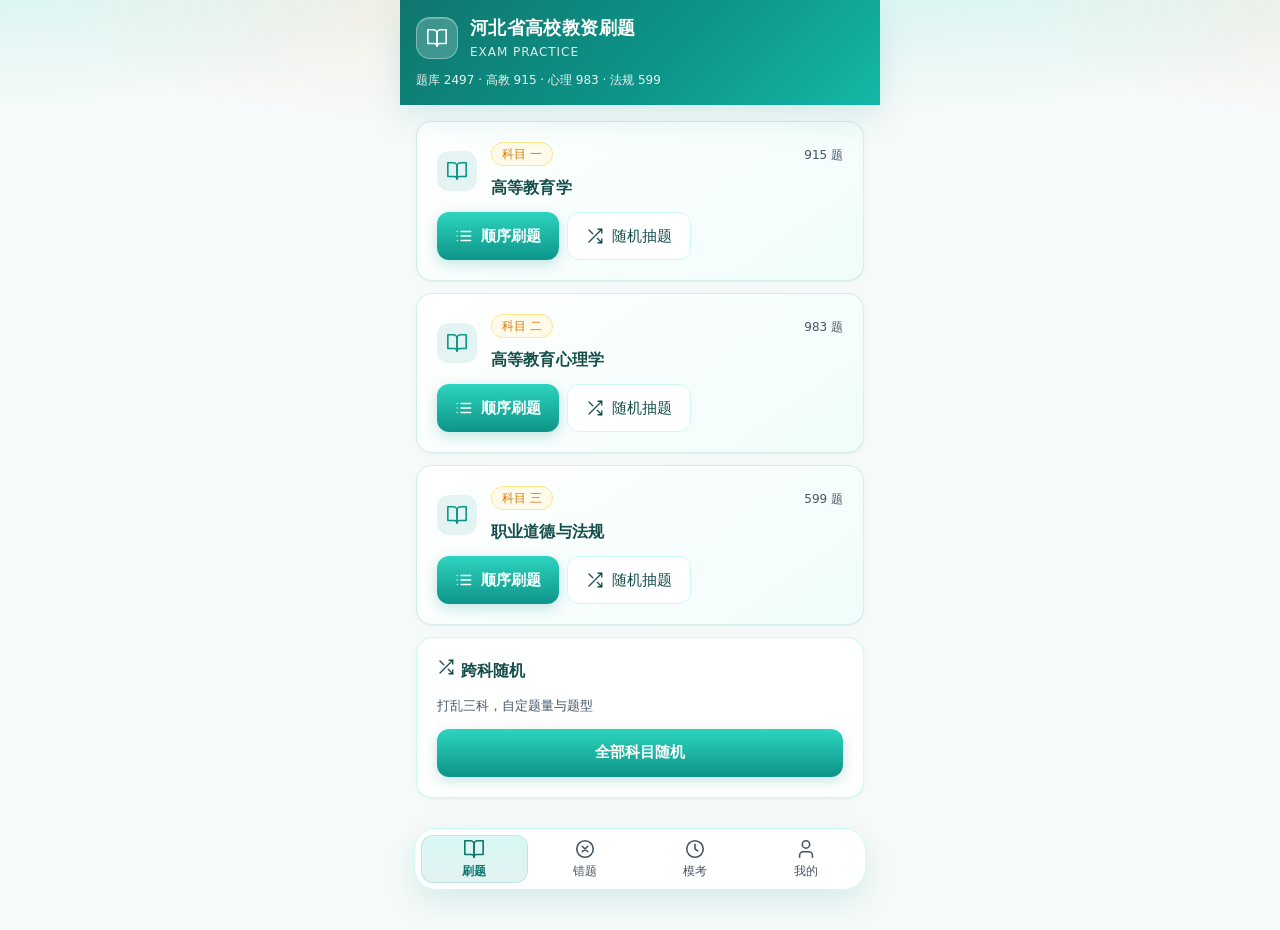
<file: index.html>
<!DOCTYPE html>
<html lang="zh-CN">
<head>
<meta charset="UTF-8" />
<meta name="viewport" content="width=device-width, initial-scale=1, viewport-fit=cover" />
<meta name="theme-color" content="#0D9488" />
<meta name="mobile-web-app-capable" content="yes" />
<meta name="apple-mobile-web-app-capable" content="yes" />
<meta name="apple-mobile-web-app-status-bar-style" content="default" />
<meta name="apple-mobile-web-app-title" content="河北省高校教资刷题" />
<link rel="manifest" href="manifest.json" />
<link rel="apple-touch-icon" href="assets/icons/apple-touch-icon.png" />
<link rel="icon" type="image/png" href="assets/icons/icon-192.png" />
<title>河北省高校教资刷题</title>
<link rel="stylesheet" href="assets/design-tokens.css" />
<style>
  * { box-sizing: border-box; -webkit-tap-highlight-color: transparent; }
  html { max-width: 480px; margin: 0 auto; }
  body {
    margin: 0;
    font-family: var(--font-sans);
    font-size: var(--text-base);
    line-height: 1.5;
    color: var(--color-foreground);
    background:
      radial-gradient(900px 280px at 10% -40px, rgba(45, 212, 191, 0.18), transparent 55%),
      radial-gradient(700px 240px at 100% 0, rgba(217, 119, 6, 0.08), transparent 50%),
      var(--color-background);
    min-height: 100vh;
    padding-bottom: calc(88px + env(safe-area-inset-bottom, 0px));
  }
  button, input, select { font: inherit; cursor: pointer; }
  button:focus-visible, a:focus-visible, select:focus-visible, input:focus-visible {
    outline: 2px solid var(--color-ring);
    outline-offset: 2px;
  }
  @media (prefers-reduced-motion: reduce) {
    *, *::before, *::after { transition: none !important; animation: none !important; }
  }

  .icon {
    width: 22px;
    height: 22px;
    flex: 0 0 auto;
    stroke: currentColor;
    fill: none;
    stroke-width: 1.75;
    stroke-linecap: round;
    stroke-linejoin: round;
  }
  .icon-sm { width: 18px; height: 18px; }

  header.app {
    position: sticky;
    top: 0;
    z-index: 20;
    padding: calc(14px + env(safe-area-inset-top, 0px)) var(--space-page) 16px;
    background:
      linear-gradient(135deg, var(--color-primary-deep) 0%, var(--color-primary) 55%, #14B8A6 100%);
    color: var(--color-on-primary);
    box-shadow: var(--shadow-nav);
  }
  .brand {
    display: flex;
    align-items: center;
    gap: var(--space-3);
  }
  .brand-mark {
    width: 42px;
    height: 42px;
    border-radius: 14px;
    background: rgba(255,255,255,0.2);
    border: 1px solid rgba(255,255,255,0.35);
    display: grid;
    place-items: center;
    box-shadow: inset 0 1px 0 rgba(255,255,255,0.25);
  }
  .brand-mark svg { width: 22px; height: 22px; }
  .brand h1 {
    margin: 0;
    font-size: var(--text-lg);
    font-weight: 650;
    letter-spacing: 0.02em;
  }
  .brand p {
    margin: 2px 0 0;
    font-size: var(--text-xs);
    opacity: 0.85;
    letter-spacing: 0.08em;
  }
  #bankMeta {
    margin-top: 10px;
    font-size: var(--text-xs);
    opacity: 0.9;
  }

  main {
    padding: var(--space-4) var(--space-page) var(--space-8);
  }

  nav.tabbar {
    position: fixed;
    left: 50%;
    transform: translateX(-50%);
    bottom: calc(10px + env(safe-area-inset-bottom, 0px));
    width: min(452px, calc(100% - 24px));
    display: grid;
    grid-template-columns: repeat(4, 1fr);
    gap: var(--space-1);
    padding: 6px;
    background: rgba(255,255,255,0.96);
    border: 1px solid var(--color-border);
    border-radius: var(--radius-xl);
    box-shadow: var(--shadow-nav);
    backdrop-filter: blur(10px);
    z-index: 30;
  }
  nav.tabbar button {
    min-height: var(--hit-min);
    border: 0;
    border-radius: var(--radius-md);
    background: transparent;
    color: var(--color-muted-foreground);
    display: flex;
    flex-direction: column;
    align-items: center;
    justify-content: center;
    gap: 2px;
    font-size: var(--text-xs);
    transition: background 0.18s ease, color 0.18s ease;
  }
  nav.tabbar button.active {
    background: linear-gradient(180deg, rgba(45, 212, 191, 0.18), rgba(13, 148, 136, 0.12));
    color: var(--color-primary-deep);
    font-weight: 650;
    box-shadow: inset 0 0 0 1px rgba(13, 148, 136, 0.15);
  }

  .card {
    background: var(--card-bg);
    border: 1px solid var(--card-border);
    border-radius: var(--radius-card);
    box-shadow: var(--shadow-sm);
    padding: var(--space-card);
    margin-bottom: var(--space-3);
    transition: box-shadow 0.2s ease, border-color 0.2s ease;
  }
  .card.hero {
    background: linear-gradient(145deg, #ffffff 0%, var(--color-teal-50) 100%);
    border-color: rgba(13, 148, 136, 0.15);
  }
  .muted { color: var(--color-muted-foreground); font-size: var(--text-sm); }
  h2 {
    margin: 0 0 var(--space-2);
    font-size: var(--text-md);
    font-weight: 650;
    letter-spacing: 0.01em;
  }
  .stem {
    margin: var(--space-3) 0 var(--space-4);
    font-size: var(--text-lg);
    line-height: 1.7;
    font-weight: 550;
  }

  .btn {
    min-height: var(--hit-min);
    display: inline-flex;
    align-items: center;
    justify-content: center;
    gap: 8px;
    border: 0;
    border-radius: var(--radius-control);
    padding: 0 18px;
    background: var(--button-bg);
    color: var(--button-fg);
    font-size: var(--text-base);
    font-weight: 600;
    box-shadow: 0 4px 14px rgba(13, 148, 136, 0.24);
    transition: transform 0.12s ease, filter 0.15s ease;
  }
  .btn:hover { filter: brightness(1.06); cursor: pointer; }
  .btn:active { transform: scale(0.97); filter: brightness(0.96); }
  .btn.ghost {
    background: var(--color-card);
    color: var(--color-foreground);
    border: 1px solid var(--color-border);
    box-shadow: none;
    font-weight: 500;
  }
  .btn.danger {
    background: var(--color-destructive);
    box-shadow: 0 4px 14px rgba(220, 38, 38, 0.2);
  }
  .btn.block { width: 100%; }
  .row {
    display: flex;
    flex-wrap: wrap;
    gap: var(--space-2);
    margin-top: var(--space-3);
    align-items: center;
  }

  .badge {
    display: inline-flex;
    align-items: center;
    min-height: 24px;
    padding: 0 10px;
    border-radius: var(--radius-pill);
    background: var(--color-muted);
    color: var(--color-muted-foreground);
    font-size: var(--text-xs);
    margin-right: 6px;
    margin-bottom: 6px;
    white-space: nowrap;
  }
  .badge.accent {
    background: var(--color-muted);
    color: var(--color-primary);
    border: 1px solid var(--color-border);
  }
  .badge.gold {
    background: var(--color-amber-50);
    color: var(--color-accent);
    border: 1px solid #FDE68A;
  }

  .progress-track {
    height: 4px;
    border-radius: var(--radius-pill);
    background: var(--color-muted);
    overflow: hidden;
    margin-top: 10px;
  }
  .progress-fill {
    height: 100%;
    border-radius: var(--radius-pill);
    background: linear-gradient(90deg, var(--color-secondary), var(--color-primary));
    transition: width 0.25s ease;
  }
  .subject-tile {
    width: 40px;
    height: 40px;
    border-radius: var(--radius-md);
    display: grid;
    place-items: center;
    background: rgba(13, 148, 136, 0.1);
    color: var(--color-primary);
    margin-right: 4px;
  }
  .stem {
    margin: var(--space-3) 0 var(--space-4);
    font-size: var(--text-lg);
    line-height: 1.7;
    font-weight: 550;
    letter-spacing: 0.01em;
    color: var(--color-slate-900, var(--color-foreground));
  }

  .opt {
    display: flex;
    width: 100%;
    min-height: var(--hit-min);
    align-items: flex-start;
    gap: var(--space-3);
    text-align: left;
    border: 1px solid var(--option-border);
    border-left: 3px solid transparent;
    border-radius: var(--radius-control);
    background: var(--option-bg);
    padding: 12px 12px 12px 14px;
    margin-bottom: var(--space-2);
    font-size: var(--text-base);
    line-height: 1.45;
    box-shadow: var(--shadow-sm);
    transition: border-color 0.15s ease, background 0.15s ease, transform 0.1s ease;
  }
  .opt:active:not(:disabled) { transform: scale(0.985); }
  .opt .bubble {
    width: 28px;
    height: 28px;
    border-radius: 50%;
    border: 1.5px solid var(--color-border);
    display: grid;
    place-items: center;
    font-size: var(--text-xs);
    font-weight: 700;
    color: var(--color-muted-foreground);
    margin-top: 2px;
  }
  .opt .otext { flex: 1; padding-top: 3px; min-width: 0; }
  .opt.selected {
    border-color: var(--color-primary);
    border-left-color: var(--color-accent);
    background: var(--option-selected-bg);
    box-shadow: 0 4px 14px rgba(13, 148, 136, 0.1);
  }
  .opt.selected .bubble {
    background: var(--color-primary);
    border-color: var(--color-primary);
    color: var(--color-on-primary);
  }
  .opt.correct {
    border-color: var(--color-success);
    border-left-color: var(--color-success);
    background: var(--option-correct-bg);
  }
  .opt.correct .bubble {
    background: var(--color-success);
    border-color: var(--color-success);
    color: var(--color-on-primary);
  }
  .opt.wrong {
    border-color: var(--color-destructive);
    border-left-color: var(--color-destructive);
    background: var(--option-wrong-bg);
  }
  .opt.wrong .bubble {
    background: var(--color-destructive);
    border-color: var(--color-destructive);
    color: var(--color-on-primary);
  }

  .qhead {
    display: flex;
    justify-content: space-between;
    align-items: flex-start;
    gap: var(--space-2);
  }
  .qindex {
    font-size: var(--text-xs);
    color: var(--color-muted-foreground);
    font-variant-numeric: tabular-nums;
    white-space: nowrap;
    padding-top: 4px;
  }
  .stat-grid {
    display: grid;
    grid-template-columns: repeat(3, 1fr);
    gap: var(--space-2);
    margin-top: var(--space-3);
  }
  .stat {
    background: linear-gradient(180deg, #fff, var(--color-teal-50));
    border: 1px solid var(--color-border);
    border-radius: var(--radius-md);
    padding: 12px 8px;
    text-align: center;
  }
  .stat .n {
    font-size: var(--text-lg);
    font-weight: 700;
    color: var(--color-primary);
    font-variant-numeric: tabular-nums;
  }
  .stat .l {
    font-size: var(--text-xs);
    color: var(--color-muted-foreground);
    margin-top: 2px;
  }
  .acc-row {
    display: grid;
    grid-template-columns: 72px 1fr 88px;
    gap: 8px;
    align-items: center;
    margin-bottom: 8px;
  }
  .acc-label { font-size: var(--text-sm); color: var(--color-muted-foreground); }
  .acc-bar {
    height: 8px;
    border-radius: var(--radius-pill);
    background: var(--color-muted);
    overflow: hidden;
  }
  .acc-fill {
    height: 100%;
    background: linear-gradient(90deg, var(--color-secondary), var(--color-primary));
    border-radius: var(--radius-pill);
  }
  .acc-fill.soft {
    background: linear-gradient(90deg, #FBBF24, var(--color-accent));
  }
  .acc-num {
    font-size: var(--text-xs);
    text-align: right;
    font-variant-numeric: tabular-nums;
  }
  .weak-row {
    display: flex;
    justify-content: space-between;
    align-items: center;
    gap: 8px;
    padding: 10px 0;
    border-bottom: 1px solid var(--color-border);
  }
  .weak-row:last-child { border-bottom: 0; }
  .weak-name { font-size: var(--text-base); font-weight: 550; }

  .exam-bar {
    display: flex;
    align-items: center;
    justify-content: space-between;
    gap: 8px;
    margin-bottom: 12px;
  }
  .exam-clock {
    display: inline-flex;
    align-items: center;
    gap: 6px;
    min-height: 36px;
    padding: 4px 12px;
    border-radius: var(--radius-pill);
    background: #FFFBEB;
    border: 1px solid #FDE68A;
    color: var(--color-accent);
    font-weight: 700;
    font-variant-numeric: tabular-nums;
    font-size: var(--text-md);
  }
  .exam-clock.warn {
    background: var(--color-red-50);
    border-color: #FECACA;
    color: var(--color-destructive);
  }
  .exam-progress-text {
    font-size: var(--text-xs);
    color: var(--color-muted-foreground);
    font-variant-numeric: tabular-nums;
  }
  .sheet {
    margin-top: 12px;
  }
  .sheet-grid {
    display: grid;
    grid-template-columns: repeat(10, 1fr);
    gap: 6px;
  }
  .sheet-cell {
    aspect-ratio: 1;
    min-height: 28px;
    border: 1px solid var(--color-border);
    border-radius: 8px;
    background: var(--color-card);
    font-size: 11px;
    display: grid;
    place-items: center;
    color: var(--color-muted-foreground);
    padding: 0;
  }
  .sheet-cell.answered {
    background: var(--color-muted);
    border-color: var(--color-primary);
    color: var(--color-primary);
    font-weight: 650;
  }
  .sheet-cell.current {
    outline: 2px solid var(--color-ring);
    outline-offset: 1px;
  }

  .modal-backdrop {
    position: fixed;
    inset: 0;
    background: rgba(15, 23, 42, 0.4);
    display: none;
    align-items: center;
    justify-content: center;
    z-index: 50;
    padding: 24px;
  }
  .modal-backdrop.open { display: flex; }
  .modal-card {
    width: min(360px, 100%);
    background: var(--color-card);
    border-radius: var(--radius-lg);
    padding: 20px;
    box-shadow: var(--shadow-md);
    border: 1px solid var(--color-border);
  }
  .modal-card h3 {
    margin: 0 0 8px;
    font-size: var(--text-md);
  }
  .modal-card p {
    margin: 0 0 16px;
    color: var(--color-muted-foreground);
    font-size: var(--text-base);
  }
  .toast {
    position: fixed;
    left: 50%;
    bottom: 100px;
    transform: translateX(-50%);
    background: rgba(15, 23, 42, 0.92);
    color: #fff;
    padding: 10px 16px;
    border-radius: var(--radius-pill);
    font-size: var(--text-sm);
    z-index: 60;
    opacity: 0;
    pointer-events: none;
    transition: opacity 0.2s ease;
    max-width: 80vw;
  }
  .toast.show { opacity: 1; }
  .result-line {
    display: flex;
    align-items: center;
    justify-content: space-between;
    gap: var(--space-2);
    width: 100%;
    flex-wrap: wrap;
  }
  .tag-ok { color: var(--color-success); font-weight: 650; display: inline-flex; align-items: center; gap: 6px; }
  .tag-bad { color: var(--color-destructive); font-weight: 650; display: inline-flex; align-items: center; gap: 6px; }
  .hidden { display: none !important; }
  label { font-size: var(--text-base); }
  select, input[type="number"] {
    min-height: 44px;
    padding: 8px 10px;
    border: 1px solid var(--color-border);
    border-radius: var(--radius-control);
    background: var(--color-card);
    color: var(--color-foreground);
  }
  .icon-row {
    display: inline-flex;
    align-items: center;
    gap: 6px;
  }

  @media (min-width: 768px) {
    main { max-width: 480px; margin: 0 auto; }
  }
  [data-aigc-mark], .aigc-mark { display: none !important; }
</style>
</head>
<body>
<script>
  (function () {
    function wipe() {
      document.querySelectorAll('[data-aigc-mark], .aigc-mark').forEach(function (el) { el.remove(); });
      document.querySelectorAll('p, div, span').forEach(function (el) {
        if ((el.textContent || '').trim() === 'AI生成' && el.children.length === 0) el.remove();
      });
    }
    wipe();
    if (window.MutationObserver) {
      new MutationObserver(wipe).observe(document.documentElement, { childList: true, subtree: true });
    }
  })();
</script>

<svg xmlns="http://www.w3.org/2000/svg" style="display:none" aria-hidden="true">
  <symbol id="i-book" viewBox="0 0 24 24"><path d="M2 3h6a4 4 0 0 1 4 4v14a3 3 0 0 0-3-3H2z"/><path d="M22 3h-6a4 4 0 0 0-4 4v14a3 3 0 0 1 3-3h7z"/></symbol>
  <symbol id="i-x-circle" viewBox="0 0 24 24"><circle cx="12" cy="12" r="9"/><path d="m15 9-6 6M9 9l6 6"/></symbol>
  <symbol id="i-clock" viewBox="0 0 24 24"><circle cx="12" cy="12" r="9"/><path d="M12 7v5l3 2"/></symbol>
  <symbol id="i-user" viewBox="0 0 24 24"><path d="M19 21v-2a4 4 0 0 0-4-4H9a4 4 0 0 0-4 4v2"/><circle cx="12" cy="7" r="4"/></symbol>
  <symbol id="i-check-circle" viewBox="0 0 24 24"><circle cx="12" cy="12" r="9"/><path d="m9 12 2 2 4-4"/></symbol>
  <symbol id="i-shuffle" viewBox="0 0 24 24"><path d="M16 3h5v5"/><path d="M4 20 21 3"/><path d="M21 16v5h-5"/><path d="m15 15 6 6"/><path d="M4 4l5 5"/></symbol>
  <symbol id="i-list" viewBox="0 0 24 24"><path d="M8 6h13M8 12h13M8 18h13M3 6h.01M3 12h.01M3 18h.01"/></symbol>
  <symbol id="i-pencil" viewBox="0 0 24 24"><path d="M12 20h9"/><path d="M16.5 3.5a2.1 2.1 0 0 1 3 3L7 19l-4 1 1-4Z"/></symbol>
</svg>

<header class="app">
  <div class="brand">
    <div class="brand-mark" aria-hidden="true">
      <svg class="icon" style="stroke:#fff"><use href="#i-book"/></svg>
    </div>
    <div>
      <h1>河北省高校教资刷题</h1>
      <p>EXAM PRACTICE</p>
    </div>
  </div>
  <div id="bankMeta">加载题库…</div>
</header>
<main id="main"></main>
<nav class="tabbar" id="tabbar" aria-label="主导航">
  <button type="button" data-tab="practice" class="active" aria-current="page">
    <svg class="icon" aria-hidden="true"><use href="#i-book"/></svg>刷题
  </button>
  <button type="button" data-tab="wrong">
    <svg class="icon" aria-hidden="true"><use href="#i-x-circle"/></svg>错题
  </button>
  <button type="button" data-tab="exam">
    <svg class="icon" aria-hidden="true"><use href="#i-clock"/></svg>模考
  </button>
  <button type="button" data-tab="me">
    <svg class="icon" aria-hidden="true"><use href="#i-user"/></svg>我的
  </button>
</nav>
<div class="modal-backdrop" id="modal" role="dialog" aria-modal="true" aria-labelledby="modalTitle" hidden>
  <div class="modal-card">
    <h3 id="modalTitle">确认</h3>
    <p id="modalMsg"></p>
    <div class="row" style="margin-top:0">
      <button type="button" class="btn ghost" id="modalCancel">取消</button>
      <button type="button" class="btn" id="modalOk">确定</button>
    </div>
  </div>
</div>
<div class="toast" id="toast" role="status" aria-live="polite"></div>
<div class="card install-bar hidden" id="installBar" style="position:fixed;left:50%;transform:translateX(-50%);bottom:calc(88px + env(safe-area-inset-bottom,0px));width:min(452px,calc(100% - 24px));z-index:40;display:flex;align-items:center;justify-content:space-between;gap:8px">
  <div>
    <div style="font-weight:650">安装到手机</div>
    <div class="muted">离线可刷 · 如 App 一般使用</div>
  </div>
  <button type="button" class="btn" id="installBtn">安装</button>
</div>
<script src="bank.js"></script>
<script>
(function () {
  const STATE_KEY = "jiaozhi_v1";
  const TYPE_LABEL = { single: "单选", multiple: "多选", judge: "判断" };
  const subjName = {
    edu: "高等教育学",
    psy: "高等教育心理学",
    law: "职业道德与法规",
    unknown: "其他",
  };

  let practiceSession = null;
  let examSession = null;
  let deferredPrompt = null;

  function bankReady() {
    return Array.isArray(window.BANK) && window.BANK.length > 0;
  }

  function emptyStats() {
    return {
      answered: 0,
      correct: 0,
      bySubject: {
        edu: { answered: 0, correct: 0 },
        psy: { answered: 0, correct: 0 },
        law: { answered: 0, correct: 0 },
      },
      keyPoints: {},
    };
  }

  function emptyState() {
    return {
      wrong: [],
      progress: {},
      exams: [],
      settings: { autoRemoveWrong: false },
      stats: emptyStats(),
    };
  }

  function loadState() {
    try {
      const raw = localStorage.getItem(STATE_KEY);
      if (!raw) return emptyState();
      const s = JSON.parse(raw);
      const base = emptyState();
      return {
        wrong: Array.isArray(s.wrong) ? s.wrong : [],
        progress: s.progress || {},
        exams: Array.isArray(s.exams) ? s.exams.slice(0, 20) : [],
        settings: {
          autoRemoveWrong: !!((s.settings || {}).autoRemoveWrong),
        },
        stats: {
          answered: (s.stats && s.stats.answered) || 0,
          correct: (s.stats && s.stats.correct) || 0,
          bySubject: Object.assign(base.stats.bySubject, (s.stats && s.stats.bySubject) || {}),
          keyPoints: (s.stats && s.stats.keyPoints) || {},
        },
      };
    } catch (e) {
      try {
        localStorage.removeItem(STATE_KEY);
      } catch (e2) {}
      return emptyState();
    }
  }

  function recordAttempt(state, q, ok) {
    if (!state.stats) state.stats = emptyStats();
    const st = state.stats;
    st.answered += 1;
    if (ok) st.correct += 1;
    const sub = q.subject in st.bySubject ? q.subject : "edu";
    if (!st.bySubject[sub]) st.bySubject[sub] = { answered: 0, correct: 0 };
    st.bySubject[sub].answered += 1;
    if (ok) st.bySubject[sub].correct += 1;
    const kp = (q.keyPoint || "未分类").trim() || "未分类";
    if (!st.keyPoints[kp]) st.keyPoints[kp] = { answered: 0, wrong: 0 };
    st.keyPoints[kp].answered += 1;
    if (!ok) st.keyPoints[kp].wrong += 1;
  }

  function saveSeqProgress(state, subject, idx) {
    if (subject === "all") return;
    state.progress[subject] = idx;
  }

  function saveState(state) {
    try {
      localStorage.setItem(STATE_KEY, JSON.stringify(state));
    } catch (e) {
      showToast("进度保存失败，已尝试继续");
    }
  }

  function scoreAnswer(type, userAnswer, keyAnswer) {
    const u = (userAnswer || []).slice().sort().join(",");
    const k = (keyAnswer || []).slice().sort().join(",");
    return u === k && u.length > 0;
  }

  function escapeHtml(s) {
    return String(s).replace(/[&<>"']/g, (c) =>
      ({ "&": "&amp;", "<": "&lt;", ">": "&gt;", '"': "&quot;", "'": "&#39;" }[c])
    );
  }

  function icon(name, cls) {
    return (
      '<svg class="icon ' +
      (cls || "") +
      '" aria-hidden="true"><use href="#i-' +
      name +
      '"/></svg>'
    );
  }

  function bubbleLabel(id) {
    if (id === "TRUE") return "对";
    if (id === "FALSE") return "错";
    return id;
  }

  function pickRandom(list, n) {
    const arr = list.slice();
    for (let i = arr.length - 1; i > 0; i--) {
      const j = Math.floor(Math.random() * (i + 1));
      const t = arr[i];
      arr[i] = arr[j];
      arr[j] = t;
    }
    return arr.slice(0, Math.max(0, n));
  }

  function filterBySubject(subject) {
    if (!subject || subject === "all") return window.BANK.slice();
    return window.BANK.filter((q) => q.subject === subject);
  }

  function addWrong(state, q) {
    if (state.wrong.indexOf(q.uid) < 0) state.wrong.push(q.uid);
  }

  function removeWrong(state, uid) {
    state.wrong = state.wrong.filter((x) => x !== uid);
  }

  function showToast(msg) {
    const el = document.getElementById("toast");
    if (!el) return;
    el.textContent = msg;
    el.classList.add("show");
    clearTimeout(showToast._t);
    showToast._t = setTimeout(() => el.classList.remove("show"), 1800);
  }

  function showConfirm(message, onOk) {
    const modal = document.getElementById("modal");
    const msg = document.getElementById("modalMsg");
    const ok = document.getElementById("modalOk");
    const cancel = document.getElementById("modalCancel");
    if (!modal || !ok || !cancel) {
      // last-resort: never block submit on missing dialog
      onOk();
      return;
    }
    msg.textContent = message;
    modal.hidden = false;
    modal.classList.add("open");
    function close() {
      modal.classList.remove("open");
      modal.hidden = true;
      ok.removeEventListener("click", onYes);
      cancel.removeEventListener("click", onNo);
    }
    function onYes() {
      close();
      onOk();
    }
    function onNo() {
      close();
    }
    ok.addEventListener("click", onYes);
    cancel.addEventListener("click", onNo);
  }

  function showTab(name) {
    document.querySelectorAll("#tabbar button").forEach((b) => {
      const on = b.dataset.tab === name;
      b.classList.toggle("active", on);
      if (on) b.setAttribute("aria-current", "page");
      else b.removeAttribute("aria-current");
    });
    render(name);
  }

  function render(tab) {
    const main = document.getElementById("main");
    const meta = document.getElementById("bankMeta");
    if (!bankReady()) {
      meta.textContent = "题库未就绪";
      main.innerHTML =
        '<div class="card"><h2>题库未就绪</h2><p class="muted">请先生成 bank.js 再使用刷题功能。</p></div>';
      return;
    }
    meta.textContent =
      "题库 " +
      window.BANK.length +
      " · 高教 " +
      filterBySubject("edu").length +
      " · 心理 " +
      filterBySubject("psy").length +
      " · 法规 " +
      filterBySubject("law").length;
    if (tab === "practice") renderPractice(main);
    else if (tab === "wrong") renderWrong(main);
    else if (tab === "exam") renderExam(main);
    else renderMe(main);
  }

  function startSession(list, subject, modeLabel) {
    if (!list.length) {
      showToast("该科暂无题");
      return;
    }
    practiceSession = {
      list: list.slice(),
      idx: 0,
      subject: subject,
      modeLabel: modeLabel,
      selected: [],
      locked: false,
    };
    JZ.showTab("practice");
  }

  function startSeq(subject) {
    const list = filterBySubject(subject);
    const saved = (JZ.loadState().progress || {})[subject];
    const session = {
      list: list,
      idx: 0,
      subject: subject,
      modeLabel: "顺序",
      selected: [],
      locked: false,
    };
    if (saved && saved > 0 && saved < list.length) {
      session.idx = saved;
    }
    practiceSession = session;
    JZ.showTab("practice");
  }

  function startRand(subject) {
    const main = document.getElementById("main");
    const base = filterBySubject(subject);
    main.innerHTML =
      '<div class="card"><h2>' +
      icon("shuffle") +
      " 随机抽题</h2>" +
      '<p class="muted">科目：' +
      (subject === "all" ? "全部" : subjName[subject] || subject) +
      " · 池内 " +
      base.length +
      " 题</p>" +
      '<div class="row"><label for="randN">题量</label> <select id="randN"><option>10</option><option selected>20</option><option>50</option><option value="custom">自定义</option></select> ' +
      '<input id="randCustom" class="hidden" type="number" min="1" placeholder="N" aria-label="自定义题量" style="width:88px" /></div>' +
      '<div class="row"><label><input type="checkbox" data-type="single" checked /> 单选</label>' +
      '<label><input type="checkbox" data-type="multiple" checked /> 多选</label>' +
      '<label><input type="checkbox" data-type="judge" checked /> 判断</label></div>' +
      '<div class="row"><button type="button" class="btn" id="randGo">开始</button>' +
      '<button type="button" class="btn ghost" id="randBack">返回</button></div></div>';
    const nSel = document.getElementById("randN");
    const nCustom = document.getElementById("randCustom");
    nSel.addEventListener("change", () =>
      nCustom.classList.toggle("hidden", nSel.value !== "custom")
    );
    document.getElementById("randBack").addEventListener("click", () => {
      practiceSession = null;
      JZ.showTab("practice");
    });
    document.getElementById("randGo").addEventListener("click", () => {
      const types = Array.from(
        main.querySelectorAll("input[data-type]:checked")
      ).map((x) => x.dataset.type);
      let n =
        nSel.value === "custom"
          ? parseInt(nCustom.value || "0", 10)
          : parseInt(nSel.value, 10);
      const pool = base.filter((q) => types.indexOf(q.type) >= 0);
      if (!n || n < 1) n = Math.min(20, pool.length);
      startSession(pickRandom(pool, n), subject, "随机");
    });
  }

  function renderPractice(main) {
    const state = JZ.loadState();
    if (!practiceSession) {
      const cards = ["edu", "psy", "law"]
        .map((s, i) => {
          const n = filterBySubject(s).length;
          const tag = ["一", "二", "三"][i];
          return (
            '<div class="card hero"><div class="qhead"><div style="display:flex;align-items:center;gap:10px"><div class="subject-tile">' +
            icon("book") +
            '</div><div><span class="badge gold">科目 ' +
            tag +
            '</span><h2 style="margin:4px 0 0">' +
            subjName[s] +
            '</h2></div></div><div class="qindex">' +
            n +
            ' 题</div></div><div class="row">' +
            '<button type="button" class="btn" data-go="seq" data-subject="' +
            s +
            '">' +
            icon("list", "icon-sm") +
            "顺序刷题</button>" +
            '<button type="button" class="btn ghost" data-go="rand" data-subject="' +
            s +
            '">' +
            icon("shuffle", "icon-sm") +
            "随机抽题</button></div></div>"
          );
        })
        .join("");
      main.innerHTML =
        cards +
        '<div class="card"><h2>' +
        icon("shuffle", "icon-sm") +
        ' 跨科随机</h2><p class="muted">打乱三科，自定题量与题型</p><div class="row">' +
        '<button type="button" class="btn block" data-go="rand" data-subject="all">全部科目随机</button>' +
        "</div></div>";
      main.querySelectorAll("[data-go]").forEach((b) => {
        b.addEventListener("click", () => {
          if (b.dataset.go === "seq") startSeq(b.dataset.subject);
          else startRand(b.dataset.subject);
        });
      });
      return;
    }
    drawQuestion(main, state);
  }

  function renderOptions(container, q, options) {
    container.innerHTML = options
      .map(
        (o) =>
          '<button type="button" class="opt" data-id="' +
          o.id +
          '"><span class="bubble">' +
          bubbleLabel(o.id) +
          '</span><span class="otext">' +
          escapeHtml(o.value) +
          "</span></button>"
      )
      .join("");
    container.querySelectorAll(".opt").forEach((btn) => {
      btn.addEventListener("click", () => onPick(btn, q));
    });
  }

  function onPick(btn, q) {
    if (!practiceSession || practiceSession.locked) return;
    const id = btn.dataset.id;
    if (q.type === "multiple") {
      btn.classList.toggle("selected");
    } else {
      document
        .querySelectorAll("#opts .opt")
        .forEach((b) => b.classList.remove("selected"));
      btn.classList.add("selected");
      practiceSession.selected = [id];
      lockAnswer(document.getElementById("main"), JZ.loadState(), false);
    }
  }

  function currentSelected() {
    return Array.from(document.querySelectorAll("#opts .opt.selected")).map(
      (b) => b.dataset.id
    );
  }

  function lockAnswer(main, state, isMultiple) {
    const s = practiceSession;
    if (!s || s.locked) return;
    const q = s.list[s.idx];
    const selected = isMultiple ? currentSelected() : s.selected;
    if (!selected.length) return;
    s.selected = selected;
    s.locked = true;
    const ok = JZ.scoreAnswer(q.type, selected, q.answer);
    document.querySelectorAll("#opts .opt").forEach((b) => {
      const id = b.dataset.id;
      const should = q.answer.indexOf(id) >= 0;
      if (should) b.classList.add("correct");
      else if (b.classList.contains("selected")) b.classList.add("wrong");
      b.disabled = true;
    });
    if (!ok) addWrong(state, q);
    else if (state.settings.autoRemoveWrong) removeWrong(state, q.uid);
    recordAttempt(state, q, ok);
    if (s.modeLabel === "顺序" || s.modeLabel === "顺序刷题") {
      saveSeqProgress(state, s.subject, s.idx + 1);
    }
    JZ.saveState(state);
    const actions = document.getElementById("actions");
    actions.innerHTML =
      '<div class="result-line"><span class="' +
      (ok ? "tag-ok" : "tag-bad") +
      '">' +
      icon(ok ? "check-circle" : "x-circle", "icon-sm") +
      (ok ? "答对" : "答错 · 正确 " + q.answer.join("")) +
      '</span><button type="button" class="btn" id="nextBtn">下一题</button></div>';
    document.getElementById("nextBtn").addEventListener("click", () => {
      s.idx += 1;
      s.selected = [];
      s.locked = false;
      JZ.showTab("practice");
    });
  }

  function drawQuestion(main, state) {
    const s = practiceSession;
    const q = s.list[s.idx];
    if (!q) {
      practiceSession = null;
      renderPractice(main);
      return;
    }
    const typeLabel = TYPE_LABEL[q.type] || q.type;
    main.innerHTML =
      '<div class="card">' +
      '<div class="qhead"><div><span class="badge accent">' +
      typeLabel +
      '</span><span class="badge">' +
      s.modeLabel +
      '</span><span class="badge">' +
      (subjName[q.subject] || q.subject) +
      '</span></div><div class="qindex">' +
      (s.idx + 1) +
      "/" +
      s.list.length +
      '</div></div>' +
      '<div class="progress-track" aria-hidden="true"><div class="progress-fill" style="width:' +
      Math.round(((s.idx + 1) / s.list.length) * 100) +
      '%"></div></div>' +
      '<div class="stem">' +
      escapeHtml(q.stem) +
      '</div><div id="opts"></div>' +
      '<div class="row" id="actions">' +
      '<button type="button" class="btn ghost" id="quitBtn">退出</button></div></div>';
    const opts = document.getElementById("opts");
    if (q.type === "judge") {
      renderOptions(opts, q, [
        { id: "TRUE", value: "正确" },
        { id: "FALSE", value: "错误" },
      ]);
    } else {
      renderOptions(opts, q, q.options);
    }
    const actions = document.getElementById("actions");
    document.getElementById("quitBtn").addEventListener("click", () => {
      practiceSession = null;
      JZ.showTab("practice");
    });
    if (q.type === "multiple") {
      const submit = document.createElement("button");
      submit.type = "button";
      submit.className = "btn";
      submit.id = "submitBtn";
      submit.textContent = "提交";
      actions.appendChild(submit);
      submit.addEventListener("click", () => lockAnswer(main, state, true));
    }
  }

  function renderWrong(main) {
    const state = JZ.loadState();
    const all = state.wrong
      .map((uid) => window.BANK.find((q) => q.uid === uid))
      .filter(Boolean);
    const missing = state.wrong.length - all.length;
    if (missing > 0) {
      state.wrong = all.map((q) => q.uid);
      JZ.saveState(state);
    }
    let filter = "all";
    function draw() {
      const list =
        filter === "all" ? all : all.filter((q) => q.subject === filter);
      const emptyArt =
        !all.length
          ? '<div class="card" style="text-align:center"><img src="assets/empty-state.png" alt="" width="160" height="160" style="width:160px;height:160px;object-fit:contain;border-radius:12px" /><p class="muted">暂无错题，继续保持</p></div>'
          : "";
      main.innerHTML =
        emptyArt +
        '<div class="card"><h2>' +
        icon("x-circle", "icon-sm") +
        ' 错题本</h2><p class="muted">' +
        all.length +
        " 题" +
        (missing ? "（已清理 " + missing + " 条失效）" : "") +
        '</p><div class="row">' +
        '<button type="button" class="btn ghost" data-f="all">全部</button>' +
        '<button type="button" class="btn ghost" data-f="edu">高教</button>' +
        '<button type="button" class="btn ghost" data-f="psy">心理</button>' +
        '<button type="button" class="btn ghost" data-f="law">道德法规</button>' +
        '<button type="button" class="btn" id="reWrong">重刷 ' +
        list.length +
        " 题</button></div></div>" +
        list
          .map(
            (q, i) =>
              '<div class="card"><div class="qhead"><div><span class="badge accent">' +
              (TYPE_LABEL[q.type] || "") +
              '</span><span class="badge">' +
              (subjName[q.subject] || q.subject) +
              '</span></div></div><div class="stem">' +
              escapeHtml(q.stem) +
              '</div><div class="row"><button type="button" class="btn ghost" data-off="' +
              i +
              '">移出</button></div></div>'
          )
          .join("");
      main.querySelectorAll("[data-f]").forEach((b) =>
        b.addEventListener("click", () => {
          filter = b.dataset.f;
          draw();
        })
      );
      main.querySelectorAll("[data-off]").forEach((b) =>
        b.addEventListener("click", () => {
          const q = list[parseInt(b.dataset.off, 10)];
          removeWrong(state, q.uid);
          JZ.saveState(state);
          renderWrong(main);
        })
      );
      const re = document.getElementById("reWrong");
      if (re)
        re.addEventListener("click", () => {
          if (!list.length) return;
          startSession(list.slice(), filter, "错题重刷");
        });
    }
    draw();
  }

  function assemblePaper(bank, opts) {
    const types =
      opts.types && opts.types.length
        ? opts.types
        : ["single", "multiple", "judge"];
    const pool = bank.filter(
      (q) =>
        types.indexOf(q.type) >= 0 &&
        (!opts.subject || opts.subject === "all" || q.subject === opts.subject)
    );
    if (opts.mode === "randomN") {
      return pickRandom(pool, opts.n || 20);
    }
    const quota = { single: 40, multiple: 20, judge: 20 };
    const picked = [];
    const used = new Set();
    const lack = [];
    ["single", "multiple", "judge"].forEach((t) => {
      if (types.indexOf(t) < 0) return;
      const seg = pickRandom(
        pool.filter((q) => q.type === t && !used.has(q.uid)),
        quota[t]
      );
      seg.forEach((q) => {
        used.add(q.uid);
        picked.push(q);
      });
      if (seg.length < quota[t]) lack.push(t + "不足" + quota[t]);
    });
    const totalWant = 80;
    if (picked.length < totalWant) {
      const rest = pickRandom(
        pool.filter((q) => !used.has(q.uid)),
        totalWant - picked.length
      );
      rest.forEach((q) => {
        used.add(q.uid);
        picked.push(q);
      });
    }
    picked.lackHint = lack.length ? lack.join("；") : "";
    return picked;
  }

  function renderExam(main) {
    const state = JZ.loadState();
    if (!examSession) {
      main.innerHTML =
        '<div class="card"><h2>' +
        icon("clock", "icon-sm") +
        ' 模拟考试</h2>' +
        '<p class="muted">默认 40 单选 + 20 多选 + 20 判断；多选全对才算对；交卷后显示答案。</p>' +
        '<div class="row"><label for="exMode">模式</label> <select id="exMode"><option value="classic">标准 80 题</option><option value="randomN">随机 N 题</option></select></div>' +
        '<div class="row"><label for="exN">N</label> <input id="exN" type="number" value="20" min="1" style="width:88px" disabled />' +
        '<label for="exMin">限时（分）</label> <select id="exMin"><option>30</option><option>60</option><option>90</option><option selected>100</option><option>120</option><option value="0">不限时</option></select></div>' +
        '<div class="row"><label><input type="checkbox" data-type="single" checked /> 单</label>' +
        '<label><input type="checkbox" data-type="multiple" checked /> 多</label>' +
        '<label><input type="checkbox" data-type="judge" checked /> 判</label></div>' +
        '<div class="row"><button type="button" class="btn" id="exGo">开始考试</button></div></div>' +
        '<div class="card"><h2>最近成绩</h2>' +
        (state.exams.length
          ? state.exams
              .map(
                (e) =>
                  '<p class="muted">' +
                  escapeHtml(e.at) +
                  " · " +
                  e.right +
                  "/" +
                  e.total +
                  " · " +
                  escapeHtml(e.modeLabel) +
                  "</p>"
              )
              .join("")
          : '<p class="muted">暂无记录</p>') +
        "</div>";
      const mode = document.getElementById("exMode");
      const nInput = document.getElementById("exN");
      mode.addEventListener("change", () => {
        nInput.disabled = mode.value !== "randomN";
      });
      document.getElementById("exGo").addEventListener("click", () => {
        const types = Array.from(
          main.querySelectorAll("input[data-type]:checked")
        ).map((x) => x.dataset.type);
        const opts = {
          mode: mode.value,
          n: parseInt(nInput.value || "20", 10),
          types: types,
          subject: "all",
        };
        const list = assemblePaper(window.BANK, opts);
        if (!list.length) {
          showToast("题量不足，无法组卷");
          return;
        }
        const minutes = parseInt(document.getElementById("exMin").value, 10);
        examSession = {
          list: list,
          idx: 0,
          answers: {},
          deadline: minutes > 0 ? Date.now() + minutes * 60000 : null,
          modeLabel: opts.mode === "classic" ? "标准卷" : "随机" + opts.n,
          lackHint: list.lackHint || "",
          submitted: false,
          timer: null,
        };
        if (examSession.lackHint)
          showToast("题型不足已补齐：" + examSession.lackHint);
        drawExam(main);
      });
      return;
    }
    drawExam(main);
  }

  function fmtClock(sec) {
    const m = Math.floor(sec / 60);
    const s = sec % 60;
    return m + ":" + String(s).padStart(2, "0");
  }

  function answeredCount(session) {
    let n = 0;
    session.list.forEach((q) => {
      const a = session.answers[q.uid];
      if (a && a.length) n += 1;
    });
    return n;
  }

  function renderAnswerSheet(s, main) {
    const sheet = document.getElementById("exSheet");
    if (!sheet) return;
    sheet.innerHTML = s.list
      .map((q, i) => {
        const a = s.answers[q.uid];
        const cls =
          "sheet-cell" +
          (a && a.length ? " answered" : "") +
          (i === s.idx ? " current" : "");
        return (
          '<button type="button" class="' +
          cls +
          '" data-i="' +
          i +
          '" aria-label="第 ' +
          (i + 1) +
          ' 题">' +
          (i + 1) +
          "</button>"
        );
      })
      .join("");
    sheet.querySelectorAll("[data-i]").forEach((btn) => {
      btn.addEventListener("click", () => {
        s.idx = parseInt(btn.dataset.i, 10);
        drawExam(document.getElementById("main"));
      });
    });
  }

  function drawExam(main) {
    const s = examSession;
    if (!s || s.submitted) return drawExamResult(main);
    const q = s.list[s.idx];
    const left = s.deadline
      ? Math.max(0, Math.floor((s.deadline - Date.now()) / 1000))
      : null;
    const done = answeredCount(s);
    main.innerHTML =
      '<div class="card">' +
      '<div class="exam-bar"><div class="exam-clock' +
      (left != null && left < 300 ? " warn" : "") +
      '" id="exClock">' +
      icon("clock", "icon-sm") +
      (left == null ? "不限时" : fmtClock(left)) +
      '</div><div class="exam-progress-text">' +
      done +
      "/" +
      s.list.length +
      " 已答 · 第 " +
      (s.idx + 1) +
      " 题</div></div>" +
      '<div><span class="badge accent">' +
      (TYPE_LABEL[q.type] || "") +
      '</span><span class="badge">' +
      s.modeLabel +
      "</span></div>" +
      '<div class="progress-track"><div class="progress-fill" style="width:' +
      Math.round((done / s.list.length) * 100) +
      '%"></div></div>' +
      '<div class="stem">' +
      escapeHtml(q.stem) +
      '</div><div id="opts"></div><div class="row">' +
      '<button type="button" class="btn ghost" id="exPrev">上一题</button>' +
      '<button type="button" class="btn ghost" id="exNext">下一题</button>' +
      '<button type="button" class="btn" id="exSubmit">交卷</button></div>' +
      '<div class="sheet"><h2>答题卡</h2><div class="sheet-grid" id="exSheet"></div></div>' +
      "</div>";
    renderAnswerSheet(s, main);
    const opts = document.getElementById("opts");
    const choices =
      q.type === "judge"
        ? [
            { id: "TRUE", value: "正确" },
            { id: "FALSE", value: "错误" },
          ]
        : q.options;
    const saved = s.answers[q.uid] || [];
    opts.innerHTML = choices
      .map((o) => {
        const sel = saved.indexOf(o.id) >= 0 ? " selected" : "";
        return (
          '<button type="button" class="opt' +
          sel +
          '" data-id="' +
          o.id +
          '"><span class="bubble">' +
          bubbleLabel(o.id) +
          '</span><span class="otext">' +
          escapeHtml(o.value) +
          "</span></button>"
        );
      })
      .join("");
    opts.querySelectorAll(".opt").forEach((btn) => {
      btn.addEventListener("click", () => {
        const id = btn.dataset.id;
        let cur = (s.answers[q.uid] || []).slice();
        if (q.type === "multiple") {
          const i = cur.indexOf(id);
          if (i >= 0) cur.splice(i, 1);
          else cur.push(id);
          btn.classList.toggle("selected");
        } else {
          cur = [id];
          opts.querySelectorAll(".opt").forEach((b) =>
            b.classList.remove("selected")
          );
          btn.classList.add("selected");
        }
        s.answers[q.uid] = cur;
        renderAnswerSheet(s, main);
        const pt = document.querySelector(".exam-progress-text");
        if (pt) {
          pt.textContent =
            answeredCount(s) +
            "/" +
            s.list.length +
            " 已答 · 第 " +
            (s.idx + 1) +
            " 题";
        }
        const fill = document.querySelector(".progress-fill");
        if (fill) {
          fill.style.width =
            Math.round((answeredCount(s) / s.list.length) * 100) + "%";
        }
      });
    });
    document.getElementById("exPrev").addEventListener("click", () => {
      if (s.idx > 0) s.idx -= 1;
      drawExam(main);
    });
    document.getElementById("exNext").addEventListener("click", () => {
      if (s.idx < s.list.length - 1) s.idx += 1;
      drawExam(main);
    });
    document.getElementById("exSubmit").addEventListener("click", () => {
      const remain = s.list.length - answeredCount(s);
      const msg =
        remain > 0
          ? "还有 " + remain + " 题未作答，确认交卷？"
          : "确认交卷？交卷后不可修改答案。";
      showConfirm(msg, () => submitExam(main, false));
    });
    if (s.deadline) {
      if (s.timer) clearInterval(s.timer);
      s.timer = setInterval(() => {
        if (!examSession || examSession.submitted) return;
        if (Date.now() >= s.deadline) {
          clearInterval(s.timer);
          submitExam(document.getElementById("main"), true);
        } else {
          const el = document.getElementById("exClock");
          if (el) {
            const sec = Math.max(
              0,
              Math.floor((s.deadline - Date.now()) / 1000)
            );
            el.innerHTML =
              '<svg class="icon icon-sm" aria-hidden="true"><use href="#i-clock"/></svg>' +
              fmtClock(sec);
            el.classList.toggle("warn", sec < 300);
          }
        }
      }, 1000);
    }
  }

  function submitExam(main, auto) {
    const s = examSession;
    if (!s || s.submitted) return;
    s.submitted = true;
    if (s.timer) clearInterval(s.timer);
    let right = 0;
    const state = JZ.loadState();
    s.list.forEach((q) => {
      const ok = JZ.scoreAnswer(q.type, s.answers[q.uid] || [], q.answer);
      if (ok) right += 1;
      recordAttempt(state, q, ok);
      if (!ok) addWrong(state, q);
    });
    state.exams.unshift({
      at: new Date().toISOString().slice(0, 16).replace("T", " "),
      right: right,
      total: s.list.length,
      modeLabel: s.modeLabel + (auto ? "（自动交卷）" : ""),
    });
    state.exams = state.exams.slice(0, 20);
    JZ.saveState(state);
    drawExamResult(main, right, auto);
  }

  function drawExamResult(main, rightArg, auto) {
    const s = examSession;
    if (!s) return renderExam(main);
    let right = rightArg;
    if (right == null) {
      right = s.list.reduce(
        (n, q) =>
          n + (JZ.scoreAnswer(q.type, s.answers[q.uid] || [], q.answer) ? 1 : 0),
        0
      );
    }
    main.innerHTML =
      '<div class="card"><h2>' +
      icon("check-circle", "icon-sm") +
      " 考试结果" +
      (auto ? "（到时自动交卷）" : "") +
      '</h2><p class="stem">' +
      right +
      " / " +
      s.list.length +
      '</p><div class="row"><button type="button" class="btn" id="exDone">返回</button>' +
      '<button type="button" class="btn ghost" id="exToWrong">错题入本</button></div></div>' +
      s.list
        .map((q) => {
          const ok = JZ.scoreAnswer(q.type, s.answers[q.uid] || [], q.answer);
          const you = (s.answers[q.uid] || []).join("") || "—";
          return (
            '<div class="card"><div class="qhead"><div><span class="badge accent">' +
            (TYPE_LABEL[q.type] || "") +
            '</span></div><div class="qindex ' +
            (ok ? "tag-ok" : "tag-bad") +
            '">' +
            (ok ? "对" : "错") +
            '</div></div><div class="stem">' +
            escapeHtml(q.stem) +
            '</div><p class="muted">你的答案 ' +
            escapeHtml(you) +
            " · 正确 " +
            escapeHtml(q.answer.join("")) +
            "</p></div>"
          );
        })
        .join("");
    document.getElementById("exDone").addEventListener("click", () => {
      examSession = null;
      renderExam(main);
    });
    document.getElementById("exToWrong").addEventListener("click", () => {
      const state = JZ.loadState();
      s.list.forEach((q) => {
        if (!JZ.scoreAnswer(q.type, s.answers[q.uid] || [], q.answer))
          addWrong(state, q);
      });
      JZ.saveState(state);
      showToast("错题已入本");
    });
  }

  function pct(n, d) {
    if (!d) return "—";
    return Math.round((n / d) * 100) + "%";
  }

  function weakKeyPoints(stats, limit) {
    const list = Object.keys(stats.keyPoints || {}).map((k) => ({
      name: k,
      wrong: stats.keyPoints[k].wrong || 0,
      answered: stats.keyPoints[k].answered || 0,
    }));
    return list
      .filter((x) => x.wrong > 0)
      .sort((a, b) => b.wrong - a.wrong || b.answered - a.answered)
      .slice(0, limit || 8);
  }

  function renderMe(main) {
    const state = JZ.loadState();
    const total = window.BANK.length;
    const st = state.stats || emptyStats();
    const weak = weakKeyPoints(st, 8);
    const subRows = ["edu", "psy", "law"]
      .map((s) => {
        const row = st.bySubject[s] || { answered: 0, correct: 0 };
        const p = row.answered ? Math.round((row.correct / row.answered) * 100) : 0;
        return (
          '<div class="acc-row"><div class="acc-label">' +
          subjName[s] +
          '</div><div class="acc-bar"><div class="acc-fill" style="width:' +
          p +
          '%"></div></div><div class="acc-num">' +
          pct(row.correct, row.answered) +
          '<span class="muted"> ' +
          row.correct +
          "/" +
          row.answered +
          "</span></div></div>"
        );
      })
      .join("");
    const progRows = ["edu", "psy", "law"]
      .map((s) => {
        const bankN = filterBySubject(s).length;
        const done = (state.progress || {})[s] || 0;
        const p = bankN ? Math.min(100, Math.round((done / bankN) * 100)) : 0;
        return (
          '<div class="acc-row"><div class="acc-label">' +
          subjName[s] +
          '</div><div class="acc-bar"><div class="acc-fill soft" style="width:' +
          p +
          '%"></div></div><div class="acc-num">' +
          done +
          "/" +
          bankN +
          "</div></div>"
        );
      })
      .join("");
    main.innerHTML =
      '<div class="card"><h2>' +
      icon("user", "icon-sm") +
      ' 学习数据</h2>' +
      '<div class="stat-grid"><div class="stat"><div class="n">' +
      st.answered +
      '</div><div class="l">已作答</div></div><div class="stat"><div class="n">' +
      pct(st.correct, st.answered) +
      '</div><div class="l">总正确率</div></div><div class="stat"><div class="n">' +
      state.wrong.length +
      '</div><div class="l">错题</div></div></div>' +
      '<h2 style="margin-top:16px">分科正确率</h2>' +
      subRows +
      '<h2 style="margin-top:16px">顺序进度</h2>' +
      progRows +
      "</div>" +
      '<div class="card"><h2>' +
      icon("pencil", "icon-sm") +
      ' 薄弱知识点</h2>' +
      (weak.length
        ? weak
            .map(
              (w) =>
                '<div class="weak-row"><div><div class="weak-name">' +
                escapeHtml(w.name) +
                '</div><div class="muted">错 ' +
                w.wrong +
                " / 做 " +
                w.answered +
                '</div></div><span class="badge gold">优先复习</span></div>'
            )
            .join("")
        : '<p class="muted">暂无错题知识点，多刷几题就会出现。</p>') +
      "</div>" +
      '<div class="card"><h2>题库与设置</h2>' +
      '<div class="stat-grid"><div class="stat"><div class="n">' +
      total +
      '</div><div class="l">题库</div></div><div class="stat"><div class="n">' +
      state.exams.length +
      '</div><div class="l">模考</div></div><div class="stat"><div class="n">' +
      state.wrong.length +
      '</div><div class="l">错题本</div></div></div>' +
      '<p class="muted" style="margin-top:12px">多选计分：全对才算对（固定）</p>' +
      '<label><input type="checkbox" id="autoOff" ' +
      (state.settings.autoRemoveWrong ? "checked" : "") +
      " /> 错题做对后自动移出</label>" +
      '<div class="row"><button type="button" class="btn ghost" id="installFromMe">安装到手机桌面</button>' +
      '<button type="button" class="btn danger" id="clearAll">清空进度与数据</button></div></div>';
    document.getElementById("installFromMe").addEventListener("click", () => {
      promptInstall();
    });
    document.getElementById("autoOff").addEventListener("change", (e) => {
      state.settings.autoRemoveWrong = e.target.checked;
      JZ.saveState(state);
    });
    document.getElementById("clearAll").addEventListener("click", () => {
      showConfirm("确认清空错题、进度与学习数据？", () => {
        const s = emptyState();
        s.settings = state.settings;
        JZ.saveState(s);
        renderMe(main);
        showToast("已清空");
      });
    });
  }

  document.getElementById("installBtn").addEventListener("click", () => {
    if (window.JZ && JZ.promptInstall) JZ.promptInstall();
  });

  document.getElementById("tabbar").addEventListener("click", (e) => {
    const btn = e.target.closest("button[data-tab]");
    if (btn) showTab(btn.dataset.tab);
  });

  window.JZ = {
    scoreAnswer: scoreAnswer,
    loadState: loadState,
    saveState: saveState,
    showTab: showTab,
    bankReady: bankReady,
    TYPE_LABEL: TYPE_LABEL,
    assemblePaper: assemblePaper,
    pickRandom: pickRandom,
    promptInstall: promptInstall,
    canInstall: function () {
      return !!deferredPrompt;
    },
  };
  window.addEventListener("beforeinstallprompt", (e) => {
    e.preventDefault();
    deferredPrompt = e;
    const bar = document.getElementById("installBar");
    if (bar) bar.classList.remove("hidden");
  });
  window.addEventListener("appinstalled", () => {
    deferredPrompt = null;
    const bar = document.getElementById("installBar");
    if (bar) bar.classList.add("hidden");
    showToast("已安装到桌面");
  });

  function promptInstall() {
    if (!deferredPrompt) {
      showToast("请用浏览器菜单「添加到主屏幕」");
      return;
    }
    deferredPrompt.prompt();
    deferredPrompt.userChoice.then(() => {
      deferredPrompt = null;
    });
  }

  if ("serviceWorker" in navigator) {
    window.addEventListener("load", () => {
      navigator.serviceWorker.register("sw.js").catch(() => {});
    });
  }

  showTab("practice");
})();
</script>
</body>
</html>
</file>
<file: assets/design-tokens.css>
/* Design Tokens — 教资刷题 v2 (LMS teal / education)
   Based on ui-ux-pro-max LMS palette + Chinese Simplified type */

:root {
  /* PRIMITIVE */
  --color-teal-700: #0F766E;
  --color-teal-600: #0D9488;
  --color-teal-400: #2DD4BF;
  --color-teal-50: #F0FDFA;
  --color-teal-100: #E8F1F4;
  --color-teal-border: #CCFBF1;
  --color-amber-500: #D97706;
  --color-amber-50: #FFFBEB;
  --color-teal-ink: #134E4A;
  --color-slate-900: #0F172A;
  --color-slate-600: #475569;
  --color-slate-500: #64748B;
  --color-white: #FFFFFF;
  --color-red-600: #DC2626;
  --color-red-50: #FEECEC;
  --color-emerald-600: #059669;
  --color-emerald-50: #E8F8F0;

  --space-1: 4px;
  --space-2: 8px;
  --space-3: 12px;
  --space-4: 16px;
  --space-5: 20px;
  --space-6: 24px;
  --space-8: 32px;

  --radius-sm: 8px;
  --radius-md: 12px;
  --radius-lg: 16px;
  --radius-xl: 22px;
  --radius-pill: 999px;

  --font-sans: "Noto Sans SC", "PingFang SC", "Microsoft YaHei", system-ui, sans-serif;

  --text-xs: 12px;
  --text-sm: 13px;
  --text-base: 15px;
  --text-md: 16px;
  --text-lg: 18px;
  --text-xl: 22px;

  --shadow-sm: 0 1px 2px rgba(15, 23, 42, 0.04), 0 2px 8px rgba(13, 148, 136, 0.04);
  --shadow-md: 0 8px 24px rgba(15, 23, 42, 0.08);
  --shadow-nav: 0 12px 32px rgba(13, 148, 136, 0.14);

  /* SEMANTIC */
  --color-primary: var(--color-teal-600);
  --color-primary-deep: var(--color-teal-700);
  --color-on-primary: var(--color-white);
  --color-secondary: var(--color-teal-400);
  --color-accent: var(--color-amber-500);
  --color-background: #F7FAFA;
  --color-foreground: var(--color-teal-ink);
  --color-card: var(--color-white);
  --color-muted: var(--color-teal-100);
  --color-muted-foreground: var(--color-slate-600);
  --color-border: var(--color-teal-border);
  --color-destructive: var(--color-red-600);
  --color-success: var(--color-emerald-600);
  --color-ring: var(--color-teal-600);

  --space-page: var(--space-4);
  --space-card: var(--space-5);
  --radius-card: var(--radius-lg);
  --radius-control: var(--radius-md);
  --hit-min: 48px;

  /* COMPONENT */
  --button-bg: linear-gradient(180deg, var(--color-teal-400), var(--color-teal-600));
  --button-fg: var(--color-on-primary);
  --card-bg: var(--color-card);
  --card-border: var(--color-border);
  --option-bg: var(--color-card);
  --option-border: var(--color-border);
  --option-selected-bg: #E6FFFB;
  --option-correct-bg: var(--color-emerald-50);
  --option-wrong-bg: var(--color-red-50);
}
</file>
